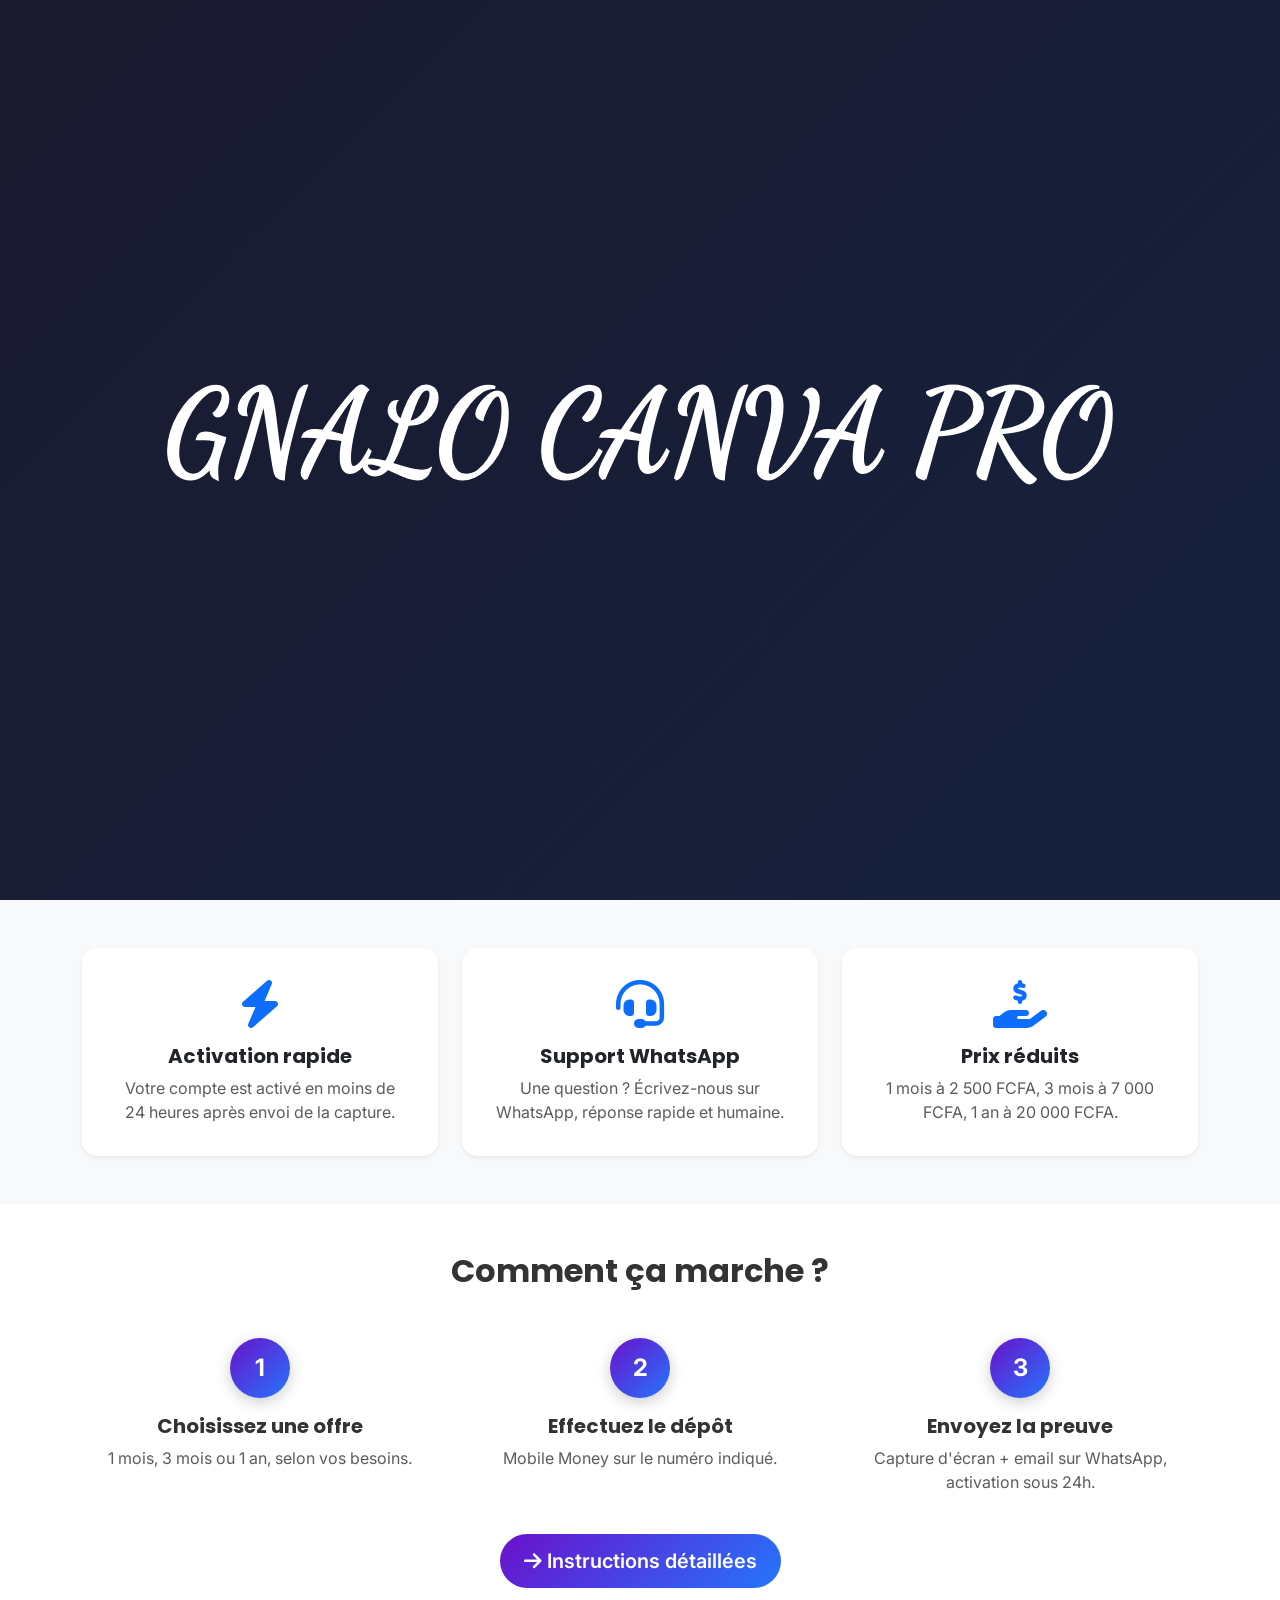
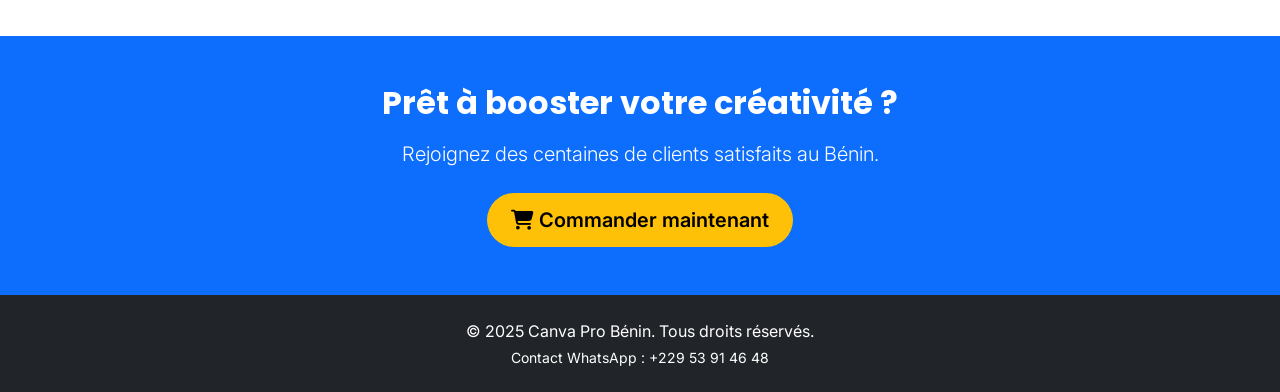
<file: index.html>
<!DOCTYPE html>
<html lang="fr">
<head>
    <meta charset="UTF-8">
    <meta name="viewport" content="width=device-width, initial-scale=1.0">
    <title>Canva Pro Bénin - Abonnement pas cher et activation rapide</title>
    <meta name="description" content="Abonnez-vous à Canva Pro pour 1 mois, 3 mois ou 1 an à prix réduit. Paiement Mobile Money sur le 01 53 91 46 48, activation rapide, support WhatsApp.">

    <!-- Favicon -->
    <link rel="icon" href="assets/favicon/favicon.ico" type="image/x-icon">
    <link rel="icon" type="image/png" sizes="32x32" href="assets/favicon/favicon-32x32.png">
    <link rel="icon" type="image/png" sizes="16x16" href="assets/favicon/favicon-16x16.png">
    <link rel="apple-touch-icon" href="assets/favicon/apple-touch-icon.png">

    <!-- Bootstrap 5 CSS -->
    <link href="https://cdn.jsdelivr.net/npm/bootstrap@5.3.3/dist/css/bootstrap.min.css" rel="stylesheet">
    <!-- Font Awesome 6 -->
    <link rel="stylesheet" href="https://cdnjs.cloudflare.com/ajax/libs/font-awesome/6.5.2/css/all.min.css">
    <!-- Google Fonts -->
    <link rel="preconnect" href="https://fonts.googleapis.com">
    <link rel="preconnect" href="https://fonts.gstatic.com" crossorigin>
    <link href="https://fonts.googleapis.com/css2?family=Poppins:wght@600;700;800&family=Inter:wght@400;500;600&family=Dancing+Script:wght@700&display=swap" rel="stylesheet">
    <!-- AOS Animation -->
    <link href="https://unpkg.com/aos@2.3.1/dist/aos.css" rel="stylesheet">
    <!-- Custom CSS -->
    <link rel="stylesheet" href="assets/css/style.css">
</head>
<body>

    <!-- Overlay d'introduction -->
    <div id="intro-overlay">
        <svg id="intro-svg" viewBox="0 0 800 200" width="90%" height="auto" preserveAspectRatio="xMidYMid meet">
            <text x="50%" y="50%" text-anchor="middle" dominant-baseline="middle" class="intro-text">
                <!-- Lettres injectées par JS -->
            </text>
        </svg>
    </div>

    <!-- Navigation -->
    <nav class="navbar navbar-expand-lg navbar-dark fixed-top" id="mainNav">
        <div class="container h-100">
            <a class="navbar-brand fw-bold" href="index.html">
                <img src="assets/favicon/favicon-32x32.png" alt="Logo Canva Pro Bénin" width="30" height="30" class="d-inline-block align-text-top me-2">
                Canva Pro Bénin
            </a>
            <button class="navbar-toggler" type="button" data-bs-toggle="collapse" data-bs-target="#navbarNav" aria-controls="navbarNav" aria-expanded="false" aria-label="Toggle navigation">
                <span class="navbar-toggler-icon"></span>
            </button>
            <div class="collapse navbar-collapse" id="navbarNav">
                <ul class="navbar-nav ms-auto align-items-lg-center">
                    <li class="nav-item"><a class="nav-link active" href="index.html">Accueil</a></li>
                    <li class="nav-item"><a class="nav-link" href="tarifs.html">Tarifs</a></li>
                    <li class="nav-item"><a class="nav-link" href="instructions.html">Instructions</a></li>
                    <li class="nav-item ms-lg-3 mt-2 mt-lg-0">
                        <a class="btn btn-warning btn-sm px-3 py-2 w-100 w-lg-auto" href="https://wa.me/22953914648?text=Bonjour%2C%20je%20souhaite%20m%27abonner%20%C3%A0%20Canva%20Pro." target="_blank" rel="noopener noreferrer">
                            <i class="fab fa-whatsapp"></i> Commander
                        </a>
                    </li>
                </ul>
            </div>
        </div>
    </nav>

    <!-- Hero Section -->
    <header class="hero d-flex align-items-center text-center text-white">
        <div class="hero-media">
            <video class="hero-video" autoplay muted loop playsinline preload="metadata" poster="assets/img/hero-bg.jpg">
                <source src="assets/video/hero-bg.mp4" type="video/mp4">
                Votre navigateur ne supporte pas la vidéo.
            </video>
            <div class="hero-overlay"></div>
        </div>
        <div class="container position-relative" style="z-index: 2;">
            <h1 class="display-4 display-md-3 fw-bold mb-3" data-aos="fade-up">Canva Pro à prix imbattable</h1>
            <p class="lead mb-4" data-aos="fade-up" data-aos-delay="100">Activation rapide, support WhatsApp dédié, paiement Mobile Money sécurisé.</p>
            <div data-aos="fade-up" data-aos-delay="200" class="d-flex flex-column flex-sm-row justify-content-center gap-2">
                <a href="tarifs.html" class="btn btn-warning btn-lg">
                    <i class="fas fa-tag"></i> Voir les offres
                </a>
                <a href="instructions.html" class="btn btn-outline-light btn-lg">
                    <i class="fas fa-info-circle"></i> Comment ça marche
                </a>
            </div>
        </div>
    </header>

    <!-- Avantages -->
    <section class="py-5 bg-light">
        <div class="container">
            <div class="row g-4 justify-content-center">
                <div class="col-md-6 col-lg-4" data-aos="zoom-in">
                    <div class="card h-100 border-0 shadow-sm text-center p-3">
                        <div class="card-body">
                            <i class="fas fa-bolt fa-3x text-primary mb-3"></i>
                            <h3 class="h5 fw-bold">Activation rapide</h3>
                            <p class="text-muted mb-0">Votre compte est activé en moins de 24 heures après envoi de la capture.</p>
                        </div>
                    </div>
                </div>
                <div class="col-md-6 col-lg-4" data-aos="zoom-in" data-aos-delay="100">
                    <div class="card h-100 border-0 shadow-sm text-center p-3">
                        <div class="card-body">
                            <i class="fas fa-headset fa-3x text-primary mb-3"></i>
                            <h3 class="h5 fw-bold">Support WhatsApp</h3>
                            <p class="text-muted mb-0">Une question ? Écrivez-nous sur WhatsApp, réponse rapide et humaine.</p>
                        </div>
                    </div>
                </div>
                <div class="col-md-6 col-lg-4" data-aos="zoom-in" data-aos-delay="200">
                    <div class="card h-100 border-0 shadow-sm text-center p-3">
                        <div class="card-body">
                            <i class="fas fa-hand-holding-usd fa-3x text-primary mb-3"></i>
                            <h3 class="h5 fw-bold">Prix réduits</h3>
                            <p class="text-muted mb-0">1 mois à 2 500 FCFA, 3 mois à 7 000 FCFA, 1 an à 20 000 FCFA.</p>
                        </div>
                    </div>
                </div>
            </div>
        </div>
    </section>

    <!-- Comment ça marche -->
    <section class="py-5">
        <div class="container">
            <h2 class="text-center fw-bold mb-5" data-aos="fade-up">Comment ça marche ?</h2>
            <div class="row g-4 justify-content-center">
                <div class="col-md-6 col-lg-4 text-center" data-aos="fade-right">
                    <div class="step-circle mx-auto mb-3">1</div>
                    <h3 class="h5 fw-bold">Choisissez une offre</h3>
                    <p class="text-muted">1 mois, 3 mois ou 1 an, selon vos besoins.</p>
                </div>
                <div class="col-md-6 col-lg-4 text-center" data-aos="fade-up" data-aos-delay="100">
                    <div class="step-circle mx-auto mb-3">2</div>
                    <h3 class="h5 fw-bold">Effectuez le dépôt</h3>
                    <p class="text-muted">Mobile Money sur le numéro indiqué.</p>
                </div>
                <div class="col-md-6 col-lg-4 text-center" data-aos="fade-left" data-aos-delay="200">
                    <div class="step-circle mx-auto mb-3">3</div>
                    <h3 class="h5 fw-bold">Envoyez la preuve</h3>
                    <p class="text-muted">Capture d'écran + email sur WhatsApp, activation sous 24h.</p>
                </div>
            </div>
            <div class="text-center mt-4" data-aos="fade-up">
                <a href="instructions.html" class="btn btn-primary btn-lg">
                    <i class="fas fa-arrow-right"></i> Instructions détaillées
                </a>
            </div>
        </div>
    </section>

    <!-- CTA -->
    <section class="py-5 bg-primary text-white text-center">
        <div class="container">
            <h2 class="fw-bold mb-3" data-aos="fade-up">Prêt à booster votre créativité ?</h2>
            <p class="lead mb-4" data-aos="fade-up" data-aos-delay="100">Rejoignez des centaines de clients satisfaits au Bénin.</p>
            <a href="tarifs.html" class="btn btn-warning btn-lg" data-aos="fade-up" data-aos-delay="200">
                <i class="fas fa-shopping-cart"></i> Commander maintenant
            </a>
        </div>
    </section>

    <!-- Footer -->
    <footer class="bg-dark text-white py-4">
        <div class="container text-center">
            <p class="mb-1">&copy; 2025 Canva Pro Bénin. Tous droits réservés.</p>
            <p class="mb-0 small">Contact WhatsApp : +229 53 91 46 48</p>
        </div>
    </footer>

    <!-- Scripts -->
    <script src="https://cdn.jsdelivr.net/npm/bootstrap@5.3.3/dist/js/bootstrap.bundle.min.js"></script>
    <script src="https://unpkg.com/aos@2.3.1/dist/aos.js"></script>
    <script src="assets/js/main.js"></script>
</body>
</html>
</file>
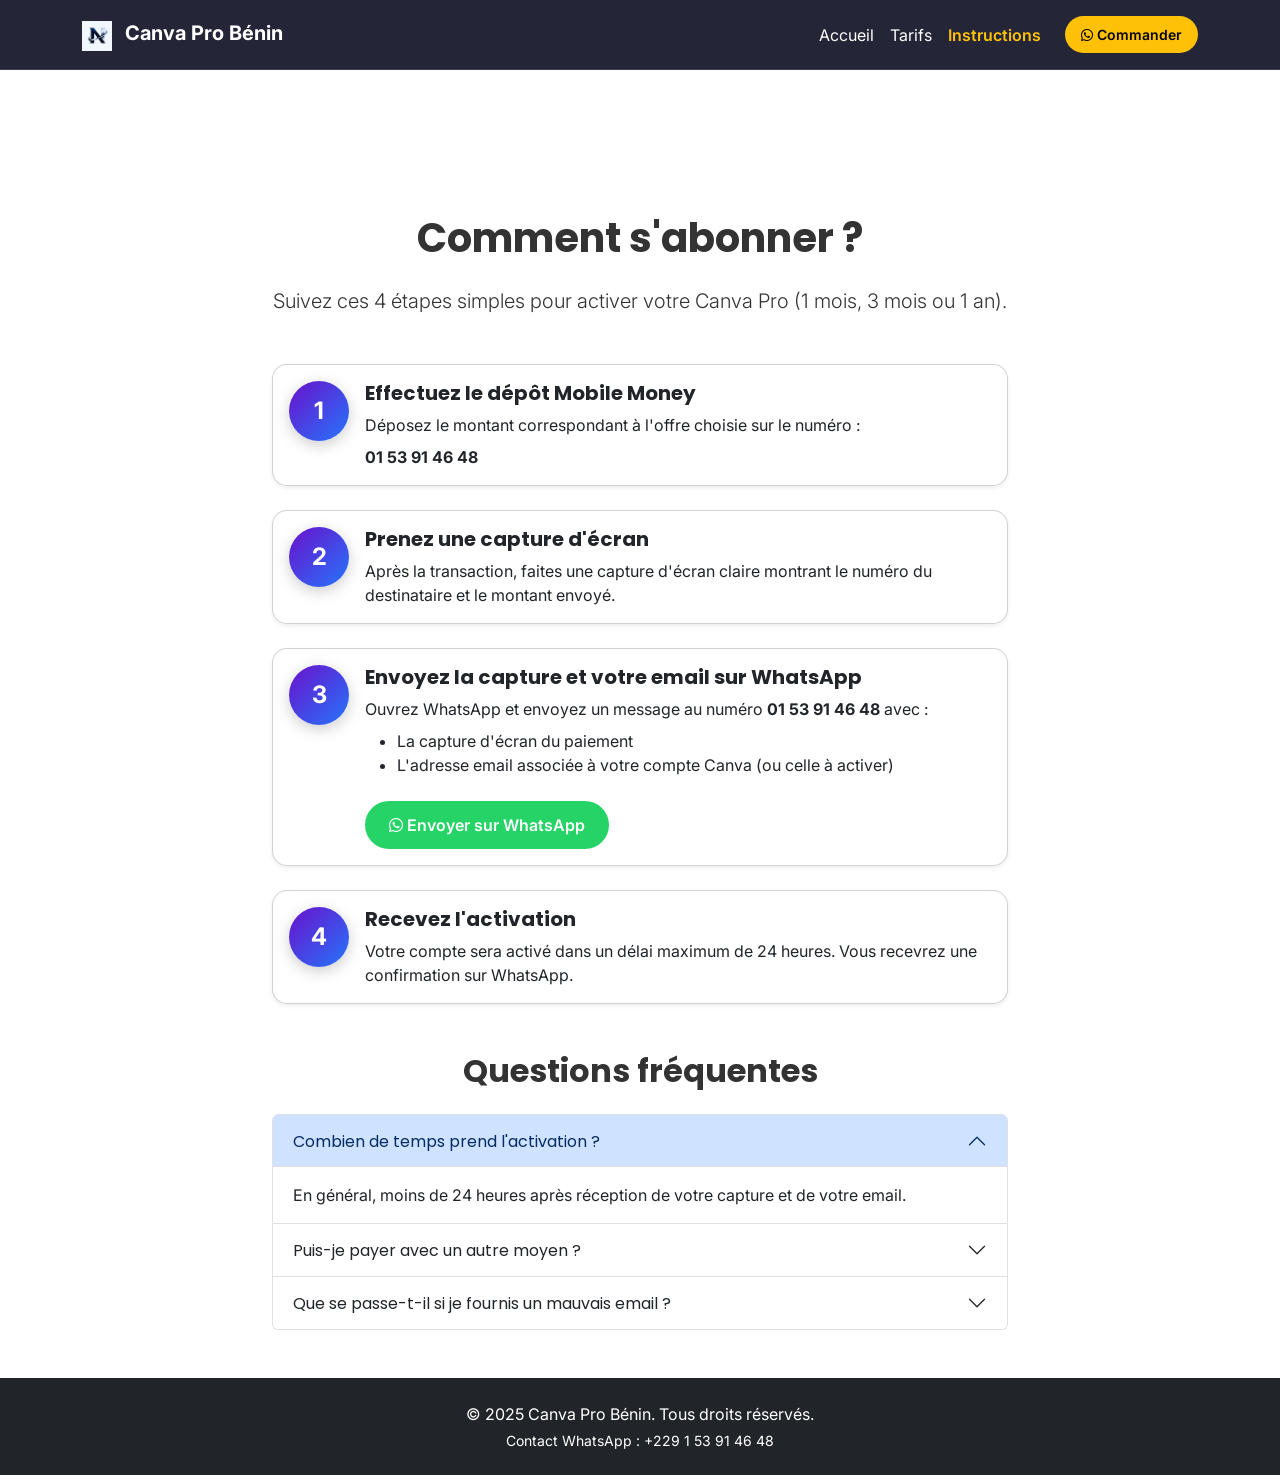
<file: instructions.html>
<!DOCTYPE html>
<html lang="fr">
<head>
    <meta charset="UTF-8">
    <meta name="viewport" content="width=device-width, initial-scale=1.0">
    <title>Instructions - Canva Pro Bénin</title>
    <meta name="description" content="Comment s'abonner à Canva Pro : dépôt Mobile Money sur le 01 53 91 46 48, envoi de la capture sur WhatsApp, activation rapide.">

    <!-- Favicon -->
    <link rel="icon" href="assets/favicon/favicon.ico" type="image/x-icon">
    <link rel="icon" type="image/png" sizes="32x32" href="assets/favicon/favicon-32x32.png">
    <link rel="icon" type="image/png" sizes="16x16" href="assets/favicon/favicon-16x16.png">
    <link rel="apple-touch-icon" href="assets/favicon/apple-touch-icon.png">

    <!-- Bootstrap 5 CSS -->
    <link href="https://cdn.jsdelivr.net/npm/bootstrap@5.3.3/dist/css/bootstrap.min.css" rel="stylesheet">
    <!-- Font Awesome 6 -->
    <link rel="stylesheet" href="https://cdnjs.cloudflare.com/ajax/libs/font-awesome/6.5.2/css/all.min.css">
    <!-- Google Fonts -->
    <link rel="preconnect" href="https://fonts.googleapis.com">
    <link rel="preconnect" href="https://fonts.gstatic.com" crossorigin>
    <link href="https://fonts.googleapis.com/css2?family=Poppins:wght@600;700;800&family=Inter:wght@400;500;600&display=swap" rel="stylesheet">
    <!-- AOS Animation -->
    <link href="https://unpkg.com/aos@2.3.1/dist/aos.css" rel="stylesheet">
    <!-- Custom CSS -->
    <link rel="stylesheet" href="assets/css/style.css">
</head>
<body>

    <!-- Navigation -->
    <nav class="navbar navbar-expand-lg navbar-dark fixed-top" id="mainNav">
        <div class="container h-100">
            <a class="navbar-brand fw-bold" href="index.html">
                <img src="assets/favicon/favicon-32x32.png" alt="Logo Canva Pro Bénin" width="30" height="30" class="d-inline-block align-text-top me-2">
                Canva Pro Bénin
            </a>
            <button class="navbar-toggler" type="button" data-bs-toggle="collapse" data-bs-target="#navbarNav" aria-controls="navbarNav" aria-expanded="false" aria-label="Toggle navigation">
                <span class="navbar-toggler-icon"></span>
            </button>
            <div class="collapse navbar-collapse" id="navbarNav">
                <ul class="navbar-nav ms-auto align-items-lg-center">
                    <li class="nav-item"><a class="nav-link" href="index.html">Accueil</a></li>
                    <li class="nav-item"><a class="nav-link" href="tarifs.html">Tarifs</a></li>
                    <li class="nav-item"><a class="nav-link active" href="instructions.html">Instructions</a></li>
                    <li class="nav-item ms-lg-3 mt-2 mt-lg-0">
                        <a class="btn btn-warning btn-sm px-3 py-2 w-100 w-lg-auto" href="https://wa.me/22953914648?text=Bonjour%2C%20je%20souhaite%20m%27abonner%20%C3%A0%20Canva%20Pro." target="_blank" rel="noopener noreferrer">
                            <i class="fab fa-whatsapp"></i> Commander
                        </a>
                    </li>
                </ul>
            </div>
        </div>
    </nav>

    <!-- Section Instructions -->
    <section class="pt-5 mt-5 pb-5">
        <div class="container pt-3 pt-md-5">
            <h1 class="text-center fw-bold mb-4" data-aos="fade-up">Comment s'abonner ?</h1>
            <p class="text-center lead mb-5" data-aos="fade-up" data-aos-delay="100">Suivez ces 4 étapes simples pour activer votre Canva Pro (1 mois, 3 mois ou 1 an).</p>

            <div class="row justify-content-center">
                <div class="col-lg-8">
                    <!-- Étape 1 -->
                    <div class="card mb-4 shadow-sm" data-aos="fade-right">
                        <div class="card-body d-flex flex-column flex-sm-row align-items-start">
                            <div class="step-circle mb-3 mb-sm-0 me-sm-3">1</div>
                            <div>
                                <h2 class="h5 fw-bold">Effectuez le dépôt Mobile Money</h2>
                                <p class="mb-0">Déposez le montant correspondant à l'offre choisie sur le numéro :</p>
                                <p class="mt-2 mb-0"><strong>01 53 91 46 48</strong></p>
                            </div>
                        </div>
                    </div>
                    <!-- Étape 2 -->
                    <div class="card mb-4 shadow-sm" data-aos="fade-left" data-aos-delay="100">
                        <div class="card-body d-flex flex-column flex-sm-row align-items-start">
                            <div class="step-circle mb-3 mb-sm-0 me-sm-3">2</div>
                            <div>
                                <h2 class="h5 fw-bold">Prenez une capture d'écran</h2>
                                <p class="mb-0">Après la transaction, faites une capture d'écran claire montrant le numéro du destinataire et le montant envoyé.</p>
                            </div>
                        </div>
                    </div>
                    <!-- Étape 3 -->
                    <div class="card mb-4 shadow-sm" data-aos="fade-right" data-aos-delay="200">
                        <div class="card-body d-flex flex-column flex-sm-row align-items-start">
                            <div class="step-circle mb-3 mb-sm-0 me-sm-3">3</div>
                            <div>
                                <h2 class="h5 fw-bold">Envoyez la capture et votre email sur WhatsApp</h2>
                                <p class="mb-0">Ouvrez WhatsApp et envoyez un message au numéro <strong>01 53 91 46 48</strong> avec :</p>
                                <ul class="mt-2">
                                    <li>La capture d'écran du paiement</li>
                                    <li>L'adresse email associée à votre compte Canva (ou celle à activer)</li>
                                </ul>
                                <a href="https://wa.me/22953914648?text=Bonjour%2C%20voici%20ma%20capture%20de%20paiement%20et%20mon%20email%20%3A%20%5Bvotre%20email%5D." class="btn btn-success mt-2" target="_blank" rel="noopener noreferrer">
                                    <i class="fab fa-whatsapp"></i> Envoyer sur WhatsApp
                                </a>
                            </div>
                        </div>
                    </div>
                    <!-- Étape 4 -->
                    <div class="card mb-4 shadow-sm" data-aos="fade-left" data-aos-delay="300">
                        <div class="card-body d-flex flex-column flex-sm-row align-items-start">
                            <div class="step-circle mb-3 mb-sm-0 me-sm-3">4</div>
                            <div>
                                <h2 class="h5 fw-bold">Recevez l'activation</h2>
                                <p class="mb-0">Votre compte sera activé dans un délai maximum de 24 heures. Vous recevrez une confirmation sur WhatsApp.</p>
                            </div>
                        </div>
                    </div>

                    <!-- FAQ -->
                    <h2 class="text-center fw-bold mt-5 mb-4" data-aos="fade-up">Questions fréquentes</h2>
                    <div class="accordion" id="faqAccordion" data-aos="fade-up">
                        <div class="accordion-item">
                            <h3 class="accordion-header" id="headingOne">
                                <button class="accordion-button" type="button" data-bs-toggle="collapse" data-bs-target="#collapseOne" aria-expanded="true" aria-controls="collapseOne">
                                    Combien de temps prend l'activation ?
                                </button>
                            </h3>
                            <div id="collapseOne" class="accordion-collapse collapse show" aria-labelledby="headingOne" data-bs-parent="#faqAccordion">
                                <div class="accordion-body">
                                    En général, moins de 24 heures après réception de votre capture et de votre email.
                                </div>
                            </div>
                        </div>
                        <div class="accordion-item">
                            <h3 class="accordion-header" id="headingTwo">
                                <button class="accordion-button collapsed" type="button" data-bs-toggle="collapse" data-bs-target="#collapseTwo" aria-expanded="false" aria-controls="collapseTwo">
                                    Puis-je payer avec un autre moyen ?
                                </button>
                            </h3>
                            <div id="collapseTwo" class="accordion-collapse collapse" aria-labelledby="headingTwo" data-bs-parent="#faqAccordion">
                                <div class="accordion-body">
                                    Actuellement, nous acceptons uniquement les dépôts Mobile Money sur le numéro indiqué.
                                </div>
                            </div>
                        </div>
                        <div class="accordion-item">
                            <h3 class="accordion-header" id="headingThree">
                                <button class="accordion-button collapsed" type="button" data-bs-toggle="collapse" data-bs-target="#collapseThree" aria-expanded="false" aria-controls="collapseThree">
                                    Que se passe-t-il si je fournis un mauvais email ?
                                </button>
                            </h3>
                            <div id="collapseThree" class="accordion-collapse collapse" aria-labelledby="headingThree" data-bs-parent="#faqAccordion">
                                <div class="accordion-body">
                                    Vérifiez bien l'email avant l'envoi. En cas d'erreur, contactez-nous rapidement sur WhatsApp pour correction.
                                </div>
                            </div>
                        </div>
                    </div>
                </div>
            </div>
        </div>
    </section>

    <!-- Footer -->
    <footer class="bg-dark text-white py-4">
        <div class="container text-center">
            <p class="mb-1">&copy; 2025 Canva Pro Bénin. Tous droits réservés.</p>
            <p class="mb-0 small">Contact WhatsApp : +229 1 53 91 46 48</p>
        </div>
    </footer>

    <script src="https://cdn.jsdelivr.net/npm/bootstrap@5.3.3/dist/js/bootstrap.bundle.min.js"></script>
    <script src="https://unpkg.com/aos@2.3.1/dist/aos.js"></script>
    <script src="assets/js/main.js"></script>
</body>
</html>
</file>
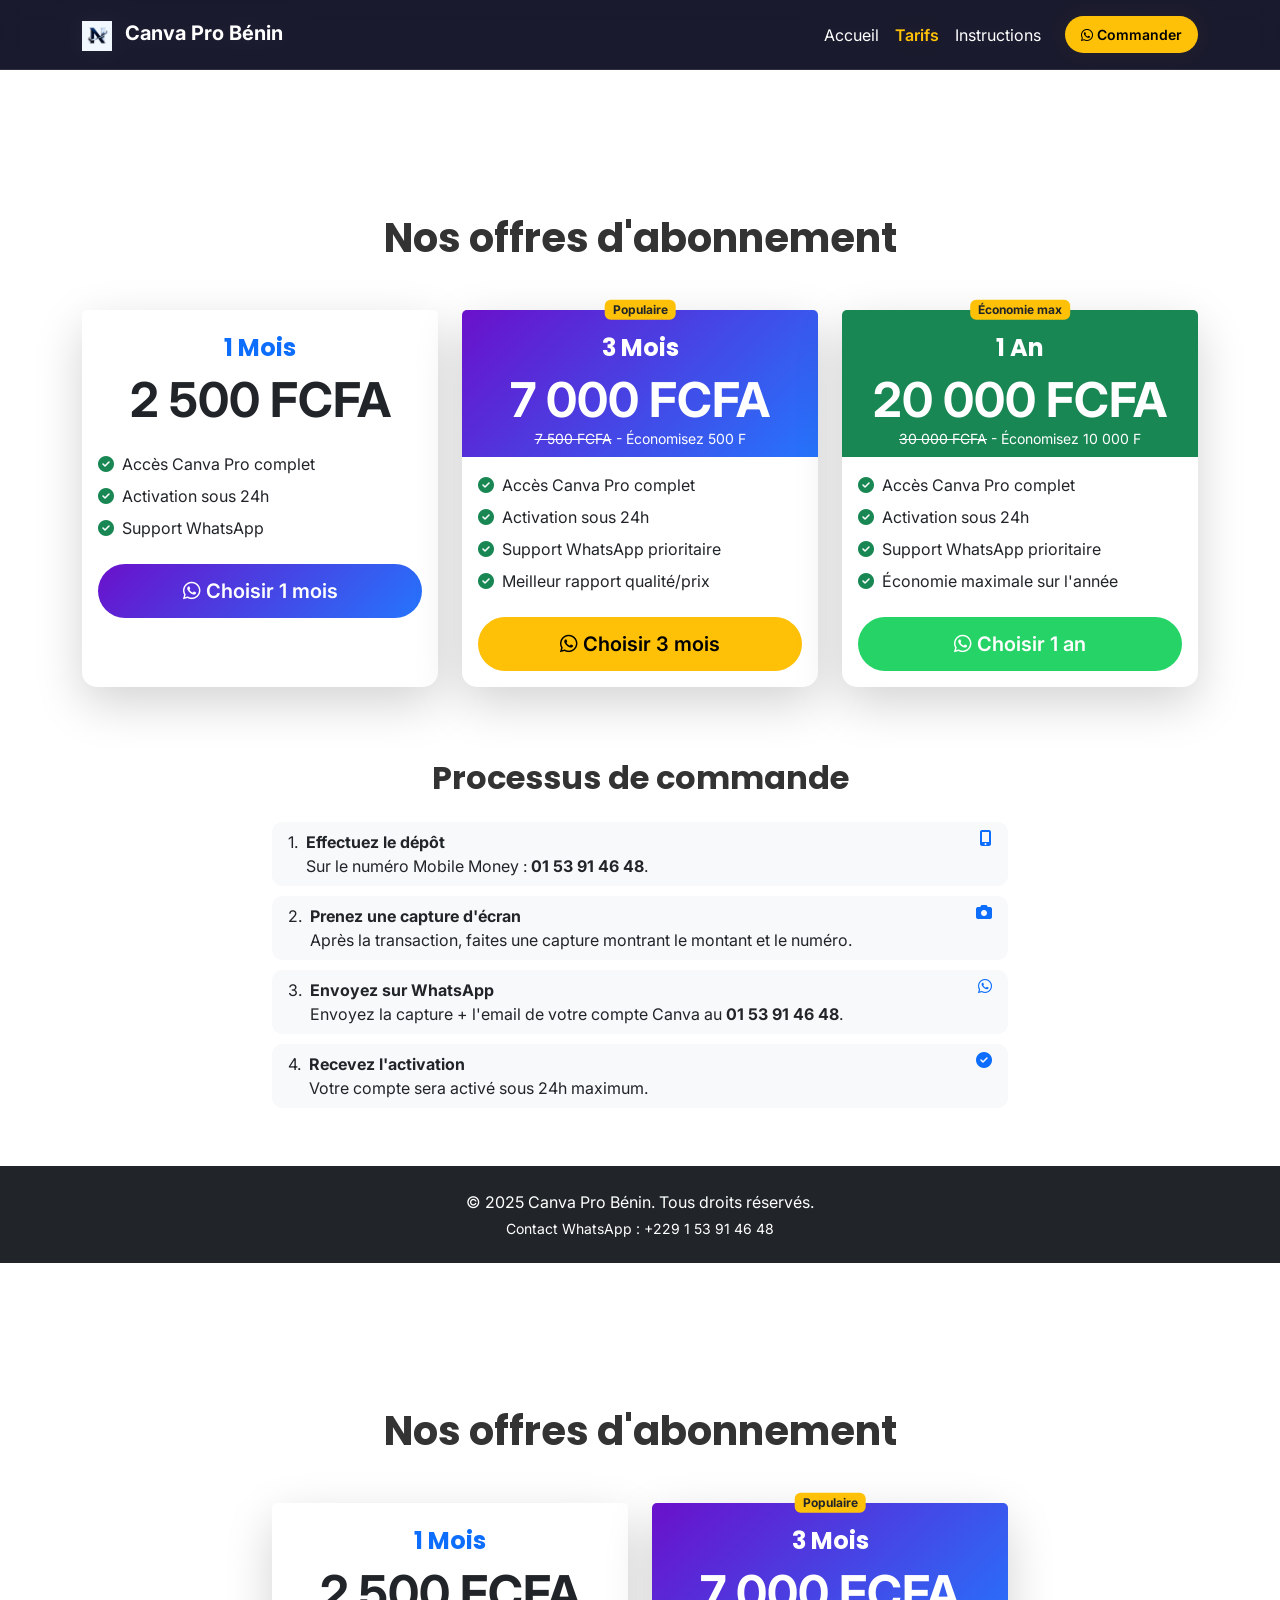
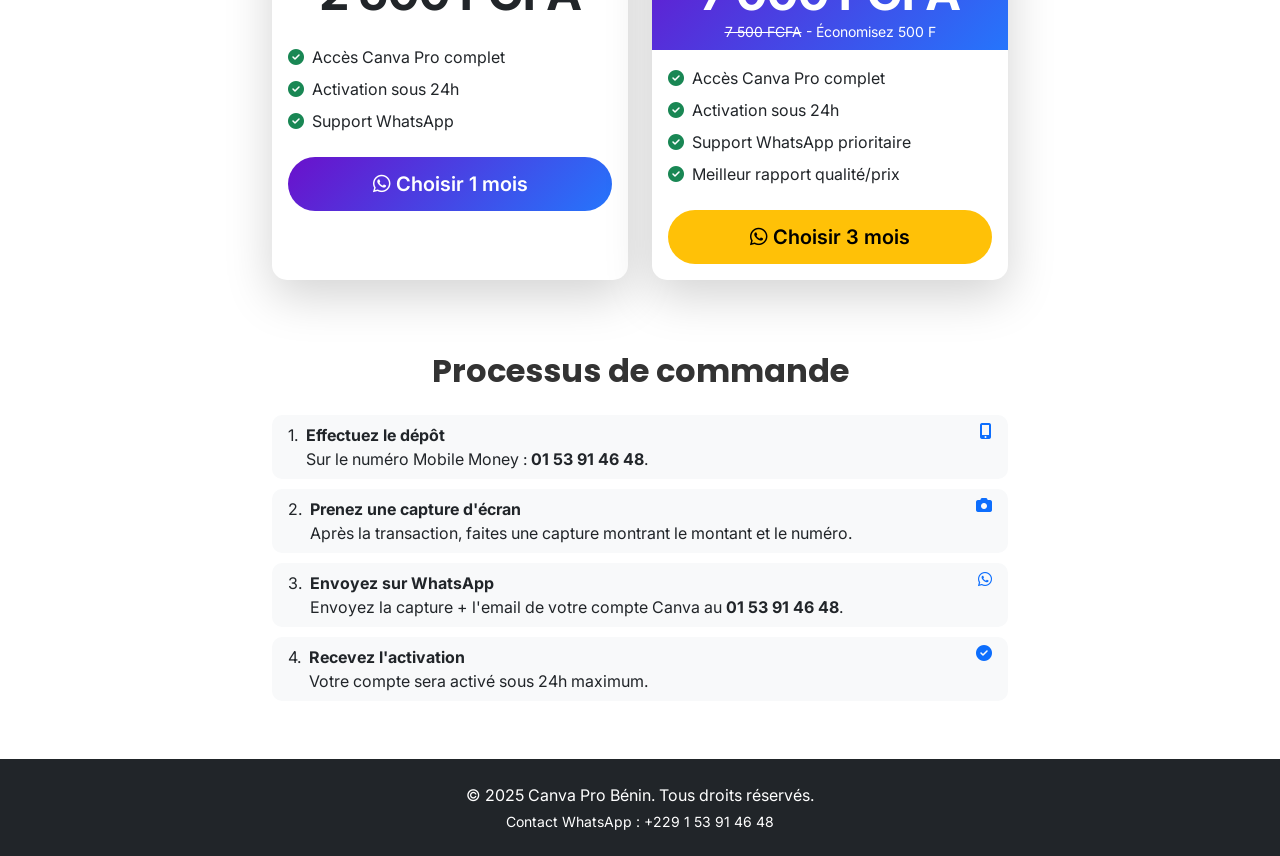
<file: tarifs.html>
<!DOCTYPE html>
<html lang="fr">
<head>
    <meta charset="UTF-8">
    <meta name="viewport" content="width=device-width, initial-scale=1.0">
    <title>Tarifs - Canva Pro Bénin</title>
    <meta name="description" content="Choisissez votre abonnement Canva Pro : 1 mois à 2 500 FCFA ou 3 mois à 7 000 FCFA. Paiement Mobile Money sur le 01 53 91 46 48.">
<!DOCTYPE html>
<html lang="fr">
<head>
    <meta charset="UTF-8">
    <meta name="viewport" content="width=device-width, initial-scale=1.0">
    <title>Tarifs - Canva Pro Bénin</title>
    <meta name="description" content="Choisissez votre abonnement Canva Pro : 1 mois à 2 500 FCFA, 3 mois à 7 000 FCFA ou 1 an à 20 000 FCFA. Paiement Mobile Money sur le 01 53 91 46 48.">

    <!-- Favicon -->
    <link rel="icon" href="assets/favicon/favicon.ico" type="image/x-icon">
    <link rel="icon" type="image/png" sizes="32x32" href="assets/favicon/favicon-32x32.png">
    <link rel="icon" type="image/png" sizes="16x16" href="assets/favicon/favicon-16x16.png">
    <link rel="apple-touch-icon" href="assets/favicon/apple-touch-icon.png">

    <!-- Bootstrap 5 CSS -->
    <link href="https://cdn.jsdelivr.net/npm/bootstrap@5.3.3/dist/css/bootstrap.min.css" rel="stylesheet">
    <!-- Font Awesome 6 -->
    <link rel="stylesheet" href="https://cdnjs.cloudflare.com/ajax/libs/font-awesome/6.5.2/css/all.min.css">
    <!-- Google Fonts -->
    <link rel="preconnect" href="https://fonts.googleapis.com">
    <link rel="preconnect" href="https://fonts.gstatic.com" crossorigin>
    <link href="https://fonts.googleapis.com/css2?family=Poppins:wght@600;700;800&family=Inter:wght@400;500;600&display=swap" rel="stylesheet">
    <!-- AOS Animation -->
    <link href="https://unpkg.com/aos@2.3.1/dist/aos.css" rel="stylesheet">
    <!-- Custom CSS -->
    <link rel="stylesheet" href="assets/css/style.css">
</head>
<body>

    <!-- Navigation -->
    <nav class="navbar navbar-expand-lg navbar-dark fixed-top" id="mainNav">
        <div class="container h-100">
            <a class="navbar-brand fw-bold" href="index.html">
                <img src="assets/favicon/favicon-32x32.png" alt="Logo Canva Pro Bénin" width="30" height="30" class="d-inline-block align-text-top me-2">
                Canva Pro Bénin
            </a>
            <button class="navbar-toggler" type="button" data-bs-toggle="collapse" data-bs-target="#navbarNav" aria-controls="navbarNav" aria-expanded="false" aria-label="Toggle navigation">
                <span class="navbar-toggler-icon"></span>
            </button>
            <div class="collapse navbar-collapse" id="navbarNav">
                <ul class="navbar-nav ms-auto align-items-lg-center">
                    <li class="nav-item"><a class="nav-link" href="index.html">Accueil</a></li>
                    <li class="nav-item"><a class="nav-link active" href="tarifs.html">Tarifs</a></li>
                    <li class="nav-item"><a class="nav-link" href="instructions.html">Instructions</a></li>
                    <li class="nav-item ms-lg-3 mt-2 mt-lg-0">
                        <a class="btn btn-warning btn-sm px-3 py-2 w-100 w-lg-auto" href="https://wa.me/22953914648?text=Bonjour%2C%20je%20souhaite%20m%27abonner%20%C3%A0%20Canva%20Pro." target="_blank" rel="noopener noreferrer">
                            <i class="fab fa-whatsapp"></i> Commander
                        </a>
                    </li>
                </ul>
            </div>
        </div>
    </nav>

    <!-- Section Tarifs -->
    <section class="pt-5 mt-5 pb-5">
        <div class="container pt-3 pt-md-5">
            <h1 class="text-center fw-bold mb-5" data-aos="fade-up">Nos offres d'abonnement</h1>
            <div class="row justify-content-center g-4">
                <!-- Offre 1 mois -->
                <div class="col-10 col-sm-8 col-md-5 col-lg-4" data-aos="fade-right">
                    <div class="card h-100 border-0 shadow-lg">
                        <div class="card-header bg-white border-0 text-center pt-4">
                            <h2 class="h4 fw-bold text-primary">1 Mois</h2>
                            <p class="display-5 fw-bold mb-0">2 500 FCFA</p>
                        </div>
                        <div class="card-body text-center">
                            <ul class="list-unstyled text-start mb-4">
                                <li class="mb-2"><i class="fas fa-check-circle text-success me-2"></i>Accès Canva Pro complet</li>
                                <li class="mb-2"><i class="fas fa-check-circle text-success me-2"></i>Activation sous 24h</li>
                                <li class="mb-2"><i class="fas fa-check-circle text-success me-2"></i>Support WhatsApp</li>
                            </ul>
                            <a href="https://wa.me/22953914648?text=Bonjour%2C%20je%20souhaite%20prendre%20l%27offre%201%20mois%20Canva%20Pro%20%C3%A0%202500%20FCFA." class="btn btn-primary btn-lg w-100" target="_blank" rel="noopener noreferrer">
                                <i class="fab fa-whatsapp"></i> Choisir 1 mois
                            </a>
                        </div>
                    </div>
                </div>
                <!-- Offre 3 mois -->
                <div class="col-10 col-sm-8 col-md-5 col-lg-4" data-aos="fade-up" data-aos-delay="50">
                    <div class="card h-100 border-0 shadow-lg border-primary">
                        <div class="card-header bg-primary text-white border-0 text-center pt-4 position-relative">
                            <span class="badge bg-warning text-dark position-absolute top-0 start-50 translate-middle">Populaire</span>
                            <h2 class="h4 fw-bold">3 Mois</h2>
                            <p class="display-5 fw-bold mb-0">7 000 FCFA</p>
                            <p class="small mb-0"><s>7 500 FCFA</s> - Économisez 500 F</p>
                        </div>
                        <div class="card-body text-center">
                            <ul class="list-unstyled text-start mb-4">
                                <li class="mb-2"><i class="fas fa-check-circle text-success me-2"></i>Accès Canva Pro complet</li>
                                <li class="mb-2"><i class="fas fa-check-circle text-success me-2"></i>Activation sous 24h</li>
                                <li class="mb-2"><i class="fas fa-check-circle text-success me-2"></i>Support WhatsApp prioritaire</li>
                                <li class="mb-2"><i class="fas fa-check-circle text-success me-2"></i>Meilleur rapport qualité/prix</li>
                            </ul>
                            <a href="https://wa.me/22953914648?text=Bonjour%2C%20je%20souhaite%20prendre%20l%27offre%203%20mois%20Canva%20Pro%20%C3%A0%207000%20FCFA." class="btn btn-warning btn-lg w-100" target="_blank" rel="noopener noreferrer">
                                <i class="fab fa-whatsapp"></i> Choisir 3 mois
                            </a>
                        </div>
                    </div>
                </div>
                <!-- Offre 1 an -->
                <div class="col-10 col-sm-8 col-md-5 col-lg-4" data-aos="fade-left" data-aos-delay="100">
                    <div class="card h-100 border-0 shadow-lg border-success">
                        <div class="card-header bg-success text-white border-0 text-center pt-4 position-relative">
                            <span class="badge bg-warning text-dark position-absolute top-0 start-50 translate-middle">Économie max</span>
                            <h2 class="h4 fw-bold">1 An</h2>
                            <p class="display-5 fw-bold mb-0">20 000 FCFA</p>
                            <p class="small mb-0"><s>30 000 FCFA</s> - Économisez 10 000 F</p>
                        </div>
                        <div class="card-body text-center">
                            <ul class="list-unstyled text-start mb-4">
                                <li class="mb-2"><i class="fas fa-check-circle text-success me-2"></i>Accès Canva Pro complet</li>
                                <li class="mb-2"><i class="fas fa-check-circle text-success me-2"></i>Activation sous 24h</li>
                                <li class="mb-2"><i class="fas fa-check-circle text-success me-2"></i>Support WhatsApp prioritaire</li>
                                <li class="mb-2"><i class="fas fa-check-circle text-success me-2"></i>Économie maximale sur l'année</li>
                            </ul>
                            <a href="https://wa.me/22953914648?text=Bonjour%2C%20je%20souhaite%20prendre%20l%27offre%201%20an%20Canva%20Pro%20%C3%A0%2020000%20FCFA." class="btn btn-success btn-lg w-100" target="_blank" rel="noopener noreferrer">
                                <i class="fab fa-whatsapp"></i> Choisir 1 an
                            </a>
                        </div>
                    </div>
                </div>
            </div>

            <!-- Processus de commande -->
            <div class="row mt-5 pt-4">
                <div class="col-lg-8 mx-auto">
                    <h2 class="text-center fw-bold mb-4" data-aos="fade-up">Processus de commande</h2>
                    <ol class="list-group list-group-numbered" data-aos="fade-up">
                        <li class="list-group-item d-flex justify-content-between align-items-start">
                            <div class="ms-2 me-auto">
                                <div class="fw-bold">Effectuez le dépôt</div>
                                Sur le numéro Mobile Money : <strong>01 53 91 46 48</strong>.
                            </div>
                            <i class="fas fa-mobile-alt text-primary"></i>
                        </li>
                        <li class="list-group-item d-flex justify-content-between align-items-start">
                            <div class="ms-2 me-auto">
                                <div class="fw-bold">Prenez une capture d'écran</div>
                                Après la transaction, faites une capture montrant le montant et le numéro.
                            </div>
                            <i class="fas fa-camera text-primary"></i>
                        </li>
                        <li class="list-group-item d-flex justify-content-between align-items-start">
                            <div class="ms-2 me-auto">
                                <div class="fw-bold">Envoyez sur WhatsApp</div>
                                Envoyez la capture + l'email de votre compte Canva au <strong>01 53 91 46 48</strong>.
                            </div>
                            <i class="fab fa-whatsapp text-primary"></i>
                        </li>
                        <li class="list-group-item d-flex justify-content-between align-items-start">
                            <div class="ms-2 me-auto">
                                <div class="fw-bold">Recevez l'activation</div>
                                Votre compte sera activé sous 24h maximum.
                            </div>
                            <i class="fas fa-check-circle text-primary"></i>
                        </li>
                    </ol>
                </div>
            </div>
        </div>
    </section>

    <!-- Footer -->
    <footer class="bg-dark text-white py-4">
        <div class="container text-center">
            <p class="mb-1">&copy; 2025 Canva Pro Bénin. Tous droits réservés.</p>
            <p class="mb-0 small">Contact WhatsApp : +229 1 53 91 46 48</p>
        </div>
    </footer>

    <script src="https://cdn.jsdelivr.net/npm/bootstrap@5.3.3/dist/js/bootstrap.bundle.min.js"></script>
    <script src="https://unpkg.com/aos@2.3.1/dist/aos.js"></script>
    <script src="assets/js/main.js"></script>
</body>
</html>
    <!-- Favicon -->
    <link rel="icon" href="assets/favicon/favicon.ico" type="image/x-icon">
    <link rel="icon" type="image/png" sizes="32x32" href="assets/favicon/favicon-32x32.png">
    <link rel="icon" type="image/png" sizes="16x16" href="assets/favicon/favicon-16x16.png">
    <link rel="apple-touch-icon" href="assets/favicon/apple-touch-icon.png">

    <!-- Bootstrap 5 CSS -->
    <link href="https://cdn.jsdelivr.net/npm/bootstrap@5.3.3/dist/css/bootstrap.min.css" rel="stylesheet">
    <!-- Font Awesome 6 -->
    <link rel="stylesheet" href="https://cdnjs.cloudflare.com/ajax/libs/font-awesome/6.5.2/css/all.min.css">
    <!-- Google Fonts -->
    <link rel="preconnect" href="https://fonts.googleapis.com">
    <link rel="preconnect" href="https://fonts.gstatic.com" crossorigin>
    <link href="https://fonts.googleapis.com/css2?family=Poppins:wght@600;700;800&family=Inter:wght@400;500;600&display=swap" rel="stylesheet">
    <!-- AOS Animation -->
    <link href="https://unpkg.com/aos@2.3.1/dist/aos.css" rel="stylesheet">
    <!-- Custom CSS -->
    <link rel="stylesheet" href="assets/css/style.css">
</head>
<body>

    <!-- Navigation -->
    <nav class="navbar navbar-expand-lg navbar-dark fixed-top" id="mainNav">
        <div class="container h-100">
            <a class="navbar-brand fw-bold" href="index.html">
                <img src="assets/favicon/favicon-32x32.png" alt="Logo Canva Pro Bénin" width="30" height="30" class="d-inline-block align-text-top me-2">
                Canva Pro Bénin
            </a>
            <button class="navbar-toggler" type="button" data-bs-toggle="collapse" data-bs-target="#navbarNav" aria-controls="navbarNav" aria-expanded="false" aria-label="Toggle navigation">
                <span class="navbar-toggler-icon"></span>
            </button>
            <div class="collapse navbar-collapse" id="navbarNav">
                <ul class="navbar-nav ms-auto align-items-lg-center">
                    <li class="nav-item"><a class="nav-link" href="index.html">Accueil</a></li>
                    <li class="nav-item"><a class="nav-link active" href="tarifs.html">Tarifs</a></li>
                    <li class="nav-item"><a class="nav-link" href="instructions.html">Instructions</a></li>
                    <li class="nav-item ms-lg-3 mt-2 mt-lg-0">
                        <a class="btn btn-warning btn-sm px-3 py-2 w-100 w-lg-auto" href="https://api.whatsapp.com/send?phone=22953914648&text=Bonjour%2C%20je%20souhaite%20m%27abonner%20%C3%A0%20Canva%20Pro." target="_blank" rel="noopener noreferrer">
                            <i class="fab fa-whatsapp"></i> Commander
                        </a>
                    </li>
                </ul>
            </div>
        </div>
    </nav>

    <!-- Section Tarifs -->
    <section class="pt-5 mt-5 pb-5">
        <div class="container pt-3 pt-md-5">
            <h1 class="text-center fw-bold mb-5" data-aos="fade-up">Nos offres d'abonnement</h1>
            <div class="row justify-content-center g-4">
                <!-- Offre 1 mois -->
                <div class="col-10 col-sm-8 col-md-5 col-lg-4" data-aos="fade-right">
                    <div class="card h-100 border-0 shadow-lg">
                        <div class="card-header bg-white border-0 text-center pt-4">
                            <h2 class="h4 fw-bold text-primary">1 Mois</h2>
                            <p class="display-5 fw-bold mb-0">2 500 FCFA</p>
                        </div>
                        <div class="card-body text-center">
                            <ul class="list-unstyled text-start mb-4">
                                <li class="mb-2"><i class="fas fa-check-circle text-success me-2"></i>Accès Canva Pro complet</li>
                                <li class="mb-2"><i class="fas fa-check-circle text-success me-2"></i>Activation sous 24h</li>
                                <li class="mb-2"><i class="fas fa-check-circle text-success me-2"></i>Support WhatsApp</li>
                            </ul>
                            <a href="https://api.whatsapp.com/send?phone=22953914648&text=Bonjour%2C%20je%20souhaite%20prendre%20l%27offre%201%20mois%20Canva%20Pro%20%C3%A0%202500%20FCFA." class="btn btn-primary btn-lg w-100" target="_blank" rel="noopener noreferrer">
                                <i class="fab fa-whatsapp"></i> Choisir 1 mois
                            </a>
                        </div>
                    </div>
                </div>
                <!-- Offre 3 mois -->
                <div class="col-10 col-sm-8 col-md-5 col-lg-4" data-aos="fade-left" data-aos-delay="100">
                    <div class="card h-100 border-0 shadow-lg border-primary">
                        <div class="card-header bg-primary text-white border-0 text-center pt-4 position-relative">
                            <span class="badge bg-warning text-dark position-absolute top-0 start-50 translate-middle">Populaire</span>
                            <h2 class="h4 fw-bold">3 Mois</h2>
                            <p class="display-5 fw-bold mb-0">7 000 FCFA</p>
                            <p class="small mb-0"><s>7 500 FCFA</s> - Économisez 500 F</p>
                        </div>
                        <div class="card-body text-center">
                            <ul class="list-unstyled text-start mb-4">
                                <li class="mb-2"><i class="fas fa-check-circle text-success me-2"></i>Accès Canva Pro complet</li>
                                <li class="mb-2"><i class="fas fa-check-circle text-success me-2"></i>Activation sous 24h</li>
                                <li class="mb-2"><i class="fas fa-check-circle text-success me-2"></i>Support WhatsApp prioritaire</li>
                                <li class="mb-2"><i class="fas fa-check-circle text-success me-2"></i>Meilleur rapport qualité/prix</li>
                            </ul>
                            <a href="https://api.whatsapp.com/send?phone=22953914648&text=Bonjour%2C%20je%20souhaite%20prendre%20l%27offre%203%20mois%20Canva%20Pro%20%C3%A0%207000%20FCFA." class="btn btn-warning btn-lg w-100" target="_blank" rel="noopener noreferrer">
                                <i class="fab fa-whatsapp"></i> Choisir 3 mois
                            </a>
                        </div>
                    </div>
                </div>
            </div>

            <!-- Processus de commande -->
            <div class="row mt-5 pt-4">
                <div class="col-lg-8 mx-auto">
                    <h2 class="text-center fw-bold mb-4" data-aos="fade-up">Processus de commande</h2>
                    <ol class="list-group list-group-numbered" data-aos="fade-up">
                        <li class="list-group-item d-flex justify-content-between align-items-start">
                            <div class="ms-2 me-auto">
                                <div class="fw-bold">Effectuez le dépôt</div>
                                Sur le numéro Mobile Money : <strong>01 53 91 46 48</strong>.
                            </div>
                            <i class="fas fa-mobile-alt text-primary"></i>
                        </li>
                        <li class="list-group-item d-flex justify-content-between align-items-start">
                            <div class="ms-2 me-auto">
                                <div class="fw-bold">Prenez une capture d'écran</div>
                                Après la transaction, faites une capture montrant le montant et le numéro.
                            </div>
                            <i class="fas fa-camera text-primary"></i>
                        </li>
                        <li class="list-group-item d-flex justify-content-between align-items-start">
                            <div class="ms-2 me-auto">
                                <div class="fw-bold">Envoyez sur WhatsApp</div>
                                Envoyez la capture + l'email de votre compte Canva au <strong>01 53 91 46 48</strong>.
                            </div>
                            <i class="fab fa-whatsapp text-primary"></i>
                        </li>
                        <li class="list-group-item d-flex justify-content-between align-items-start">
                            <div class="ms-2 me-auto">
                                <div class="fw-bold">Recevez l'activation</div>
                                Votre compte sera activé sous 24h maximum.
                            </div>
                            <i class="fas fa-check-circle text-primary"></i>
                        </li>
                    </ol>
                </div>
            </div>
        </div>
    </section>

    <!-- Footer -->
    <footer class="bg-dark text-white py-4">
        <div class="container text-center">
            <p class="mb-1">&copy; 2025 Canva Pro Bénin. Tous droits réservés.</p>
            <p class="mb-0 small">Contact WhatsApp : +229 1 53 91 46 48</p>
        </div>
    </footer>

    <script src="https://cdn.jsdelivr.net/npm/bootstrap@5.3.3/dist/js/bootstrap.bundle.min.js"></script>
    <script src="https://unpkg.com/aos@2.3.1/dist/aos.js"></script>
    <script src="assets/js/main.js"></script>
</body>
</html>
</file>
<file: assets/css/style.css>
/* ========== Variables globales ========== */
:root {
    --primary: #6a11cb;
    --secondary: #2575fc;
    --accent: #ffc107;
    --dark: #1a1a2e;
    --gradient: linear-gradient(135deg, #6a11cb 0%, #2575fc 100%);
    --font-heading: 'Poppins', sans-serif;
    --font-body: 'Inter', sans-serif;
    --nav-height: 70px;
}

/* ========== Reset & Base ========== */
*,
*::before,
*::after {
    box-sizing: border-box;
    margin: 0;
    padding: 0;
}

html {
    overflow-x: hidden;
    scroll-behavior: smooth;
}

body {
    font-family: var(--font-body);
    color: #333;
    padding-top: var(--nav-height);
    overflow-x: hidden;
    background: #fff;
    min-height: 100vh;
}

h1, h2, h3, h4, h5, h6 {
    font-family: var(--font-heading);
}

img, video {
    max-width: 100%;
    height: auto;
    display: block;
}

/* ========== Overlay d'introduction ========== */
#intro-overlay {
    position: fixed;
    inset: 0;
    background: linear-gradient(135deg, #1a1a2e 0%, #16213e 100%);
    z-index: 9999;
    display: flex;
    align-items: center;
    justify-content: center;
    transition: opacity 0.8s ease, visibility 0.8s ease;
}

#intro-overlay.hidden {
    opacity: 0;
    visibility: hidden;
    pointer-events: none;
}

#intro-svg {
    max-width: 95%;
    height: auto;
}

.intro-text {
    font-family: 'Dancing Script', cursive;
    font-size: 80px;
    fill: none;
    stroke: #ffffff;
    stroke-width: 2;
}

.intro-text tspan {
    stroke-dasharray: 1000;
    stroke-dashoffset: 1000;
}

@keyframes drawLetter {
    to {
        stroke-dashoffset: 0;
        fill: #ffffff;
    }
}

.animate-letter {
    animation: drawLetter 1.2s ease forwards;
}

/* ========== Navbar ========== */
#mainNav {
    background: rgba(26, 26, 46, 0.95);
    backdrop-filter: blur(10px);
    height: var(--nav-height);
    display: flex;
    align-items: center;
    transition: background 0.3s ease;
    border-bottom: 1px solid rgba(255, 255, 255, 0.1);
}

#mainNav .container {
    height: 100%;
    display: flex;
    align-items: center;
    justify-content: space-between;
}

#mainNav .navbar-brand,
#mainNav .nav-link {
    color: #fff !important;
}

#mainNav .nav-link.active {
    color: var(--accent) !important;
    font-weight: 600;
}

#mainNav .btn-warning {
    background: var(--accent);
    border: none;
    font-weight: 600;
    color: #000;
}

#mainNav .btn-warning:hover {
    background: #ffca2c;
    color: #000;
}

/* ========== Menu mobile ========== */
@media (max-width: 991.98px) {
    .navbar-collapse {
        position: fixed;
        top: var(--nav-height);
        left: 0;
        width: 100%;
        height: calc(100vh - var(--nav-height));
        background: rgba(26, 26, 46, 0.98);
        padding: 2rem 1.5rem;
        overflow-y: auto;
        z-index: 1000;
        transition: transform 0.3s ease;
        transform: translateX(-100%);
    }

    .navbar-collapse.show {
        transform: translateX(0);
    }

    .navbar-nav {
        flex-direction: column;
        align-items: flex-start;
        gap: 1.2rem;
    }

    .navbar-nav .nav-item {
        width: 100%;
    }

    .navbar-nav .nav-link {
        font-size: 1.2rem;
        padding: 0.5rem 0;
    }

    .navbar-nav .btn {
        width: 100%;
        text-align: center;
    }
}

/* ========== Hero ========== */
.hero {
    position: relative;
    min-height: calc(100vh - var(--nav-height));
    overflow: hidden;
    display: flex;
    align-items: center;
    justify-content: center;
    background: #1a1a2e;
}

.hero-media {
    position: absolute;
    top: 0;
    left: 0;
    width: 100%;
    height: 100%;
    z-index: 1;
    overflow: hidden;
}

.hero-video {
    position: absolute;
    top: 0;
    left: 0;
    width: 100%;
    height: 100%;
    object-fit: cover;
}

.hero-overlay {
    position: absolute;
    top: 0;
    left: 0;
    width: 100%;
    height: 100%;
    background: rgba(0, 0, 0, 0.5);
    z-index: 2;
}

.hero .container {
    position: relative;
    z-index: 3;
}

/* ========== Step circles ========== */
.step-circle {
    width: 60px;
    height: 60px;
    border-radius: 50%;
    background: var(--gradient);
    color: #fff;
    font-weight: bold;
    font-size: 1.5rem;
    display: flex;
    align-items: center;
    justify-content: center;
    box-shadow: 0 4px 15px rgba(0, 0, 0, 0.2);
    flex-shrink: 0;
}

/* ========== Cards ========== */
.card {
    transition: transform 0.3s ease, box-shadow 0.3s ease;
    border-radius: 15px;
}

.card:hover {
    transform: translateY(-5px);
    box-shadow: 0 10px 30px rgba(0, 0, 0, 0.15) !important;
}

.card-header.bg-primary {
    background: var(--gradient) !important;
}

/* ========== Boutons ========== */
.btn-primary {
    background: var(--gradient);
    border: none;
    font-weight: 600;
    padding: 0.75rem 1.5rem;
    border-radius: 50px;
    transition: all 0.3s;
}

.btn-primary:hover {
    opacity: 0.9;
    transform: scale(1.02);
}

.btn-warning {
    background: var(--accent);
    border: none;
    font-weight: 600;
    padding: 0.75rem 1.5rem;
    border-radius: 50px;
    color: #000;
}

.btn-warning:hover {
    background: #ffca2c;
    color: #000;
    transform: scale(1.02);
}

.btn-outline-light {
    border-radius: 50px;
    font-weight: 600;
}

.btn-success {
    background: #25d366;
    border: none;
    font-weight: 600;
    padding: 0.75rem 1.5rem;
    border-radius: 50px;
}

/* ========== Listes ========== */
.list-group-numbered .list-group-item {
    border: none;
    margin-bottom: 10px;
    border-radius: 10px !important;
    background: #f8f9fa;
    transition: background 0.3s;
}

.list-group-numbered .list-group-item:hover {
    background: #e9ecef;
}

/* ========== Responsive ========== */
@media (max-width: 768px) {
    .display-3 {
        font-size: 2.2rem;
    }
    .display-4 {
        font-size: 2rem;
    }
    .lead {
        font-size: 1rem;
    }
    .step-circle {
        width: 50px;
        height: 50px;
        font-size: 1.2rem;
    }
    .intro-text {
        font-size: 40px;
    }
    .hero .btn-lg {
        width: 100%;
        margin-bottom: 10px;
    }
    .hero .d-flex.flex-column.flex-sm-row {
        gap: 10px;
    }
    .card-body {
        padding: 1.25rem;
    }
}

@media (max-width: 480px) {
    .intro-text {
        font-size: 30px;
    }
    .display-3 {
        font-size: 1.8rem;
    }
    .display-4 {
        font-size: 1.6rem;
    }
    .btn-lg {
        font-size: 1rem;
        padding: 0.6rem 1rem;
    }
}
</file>
